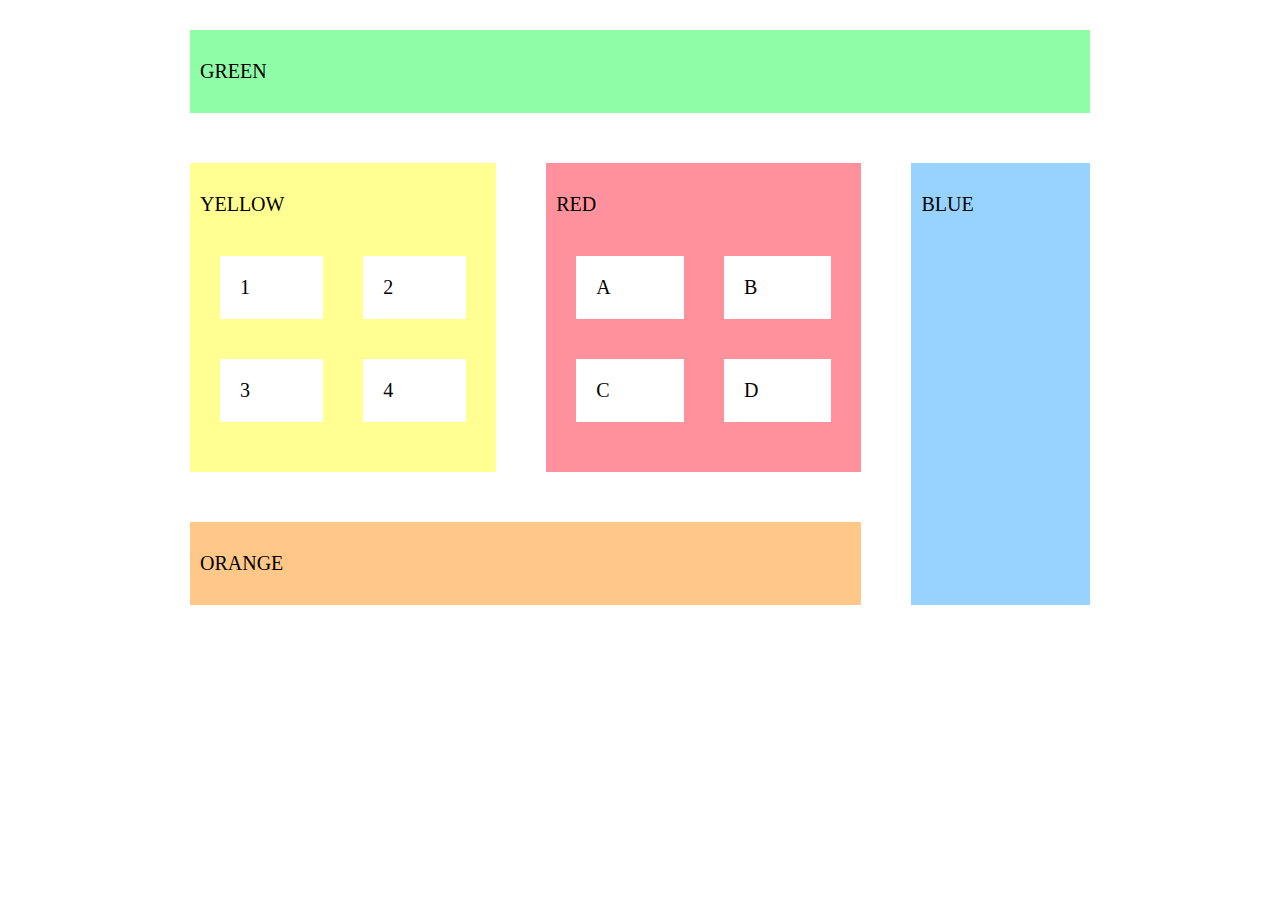
<file: CSS EX7/esercizio-7/index.html>
<!DOCTYPE html>
<html lang="en">

<head>
  <meta charset="UTF-8">
  <meta http-equiv="X-UA-Compatible" content="IE=edge">
  <meta name="viewport" content="width=device-width, initial-scale=1.0">
  <title>Blocks</title>
  <link rel="stylesheet" href="start.css">
  <link rel="stylesheet" href="style.css">
</head>

<body>
  <div class="wrapper">
    <section id="green" class="header">
      <p>GREEN</p>
    </section>
    <section id="yellow" class="main-left">
      <p>YELLOW</p>
      <ul>
        <li>1</li>
        <li>2</li>
        <li>3</li>
        <li>4</li>
      </ul>
    </section>
    <section id="orange" class="footer">
      <p>ORANGE</p>
    </section>
    <section id="red" class="main-right">
      <p>RED</p>
      <ul>
        <li>A</li>
        <li>B</li>
        <li>C</li>
        <li>D</li>
      </ul>
    </section>
    <section id="blue" class="menu">
      <p>BLUE</p>
    </section>
  </div>
</body>

</html>
</file>
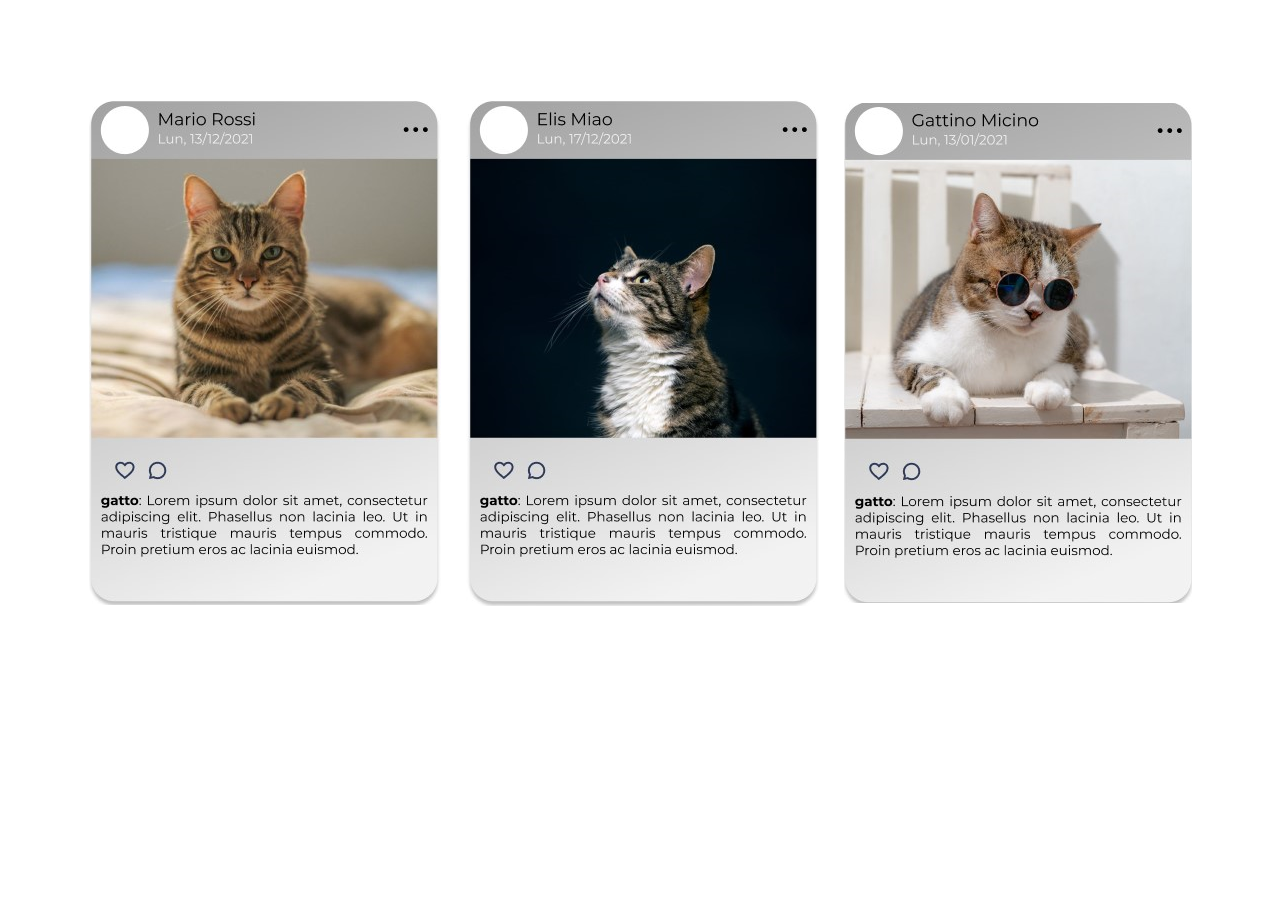
<file: CSS EX9/esercizio-9/index.html>
<!DOCTYPE html>
<html lang="en">
<head>
    <meta charset="UTF-8">
    <meta http-equiv="X-UA-Compatible" content="IE=edge">
    <meta name="viewport" content="width=device-width, initial-scale=1.0">
    <title>Document</title>
    <link rel="stylesheet" href="style.css">
</head>
<body>
    <div class="container">
        <div class="box1"><img src="assets/MARIO ROSSI.png" alt="gatto1"></div>
        <div class="bo2"><img src="assets/ELIS MIAO.png" alt="gatto2"></div>
        <div class="box3"><img src="assets/GATTINO MICINO.png" alt=""></div>
    </div>
</body>
</html>
</file>
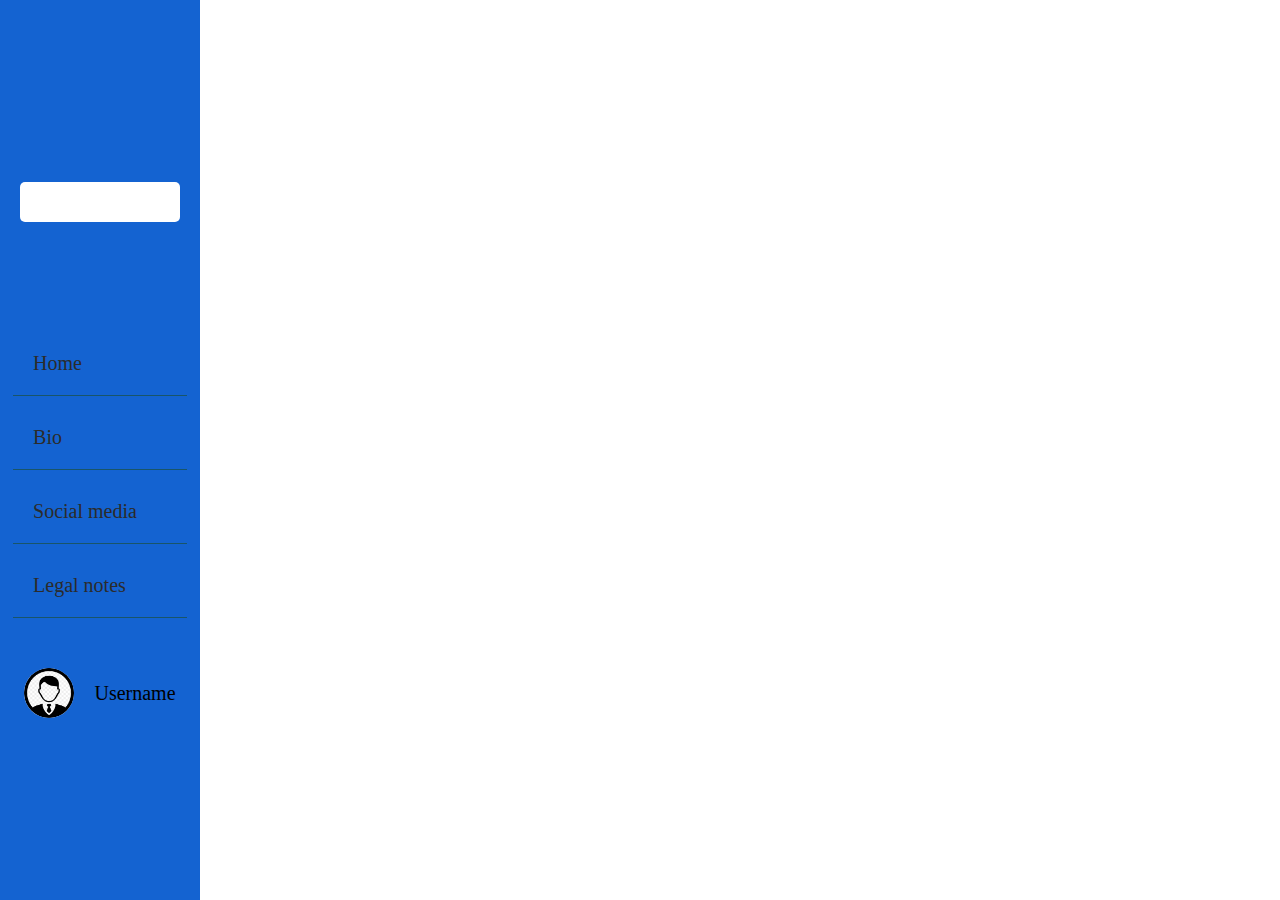
<file: CSS EX FLEX BOX/03 Flexbox/start/index.html>
<!DOCTYPE html>
<html>

<head>
    <meta http-equiv="X-UA-Compatible" content="IE=edge" />
    <meta charset="utf-8" />
    <meta name="viewport" content="width=device-width, initial-scale=1.0, maximum-scale=1.0, user-scalable=no" />
    <title>Lezione CSS</title>
    <link rel="stylesheet" href="style.css">
</head>

<body>
    <aside class="wrapper">
        <div class="logo">
        </div>
        <div class="sidebar">
            <ul class="link">
                <li><a href="#">Home</a></li>
                <li><a href="#">Bio</a></li>
                <li><a href="#">Social media</a></li>
                <li><a href="#">Legal notes</a></li>
            </ul>
        </div>
        <div class="user-avatar">
            <img src="avatar.png" alt="avatar" class="avatar">
            <span class="username">Username</span>
        </div>
    </aside>
</body>
</html>
</file>
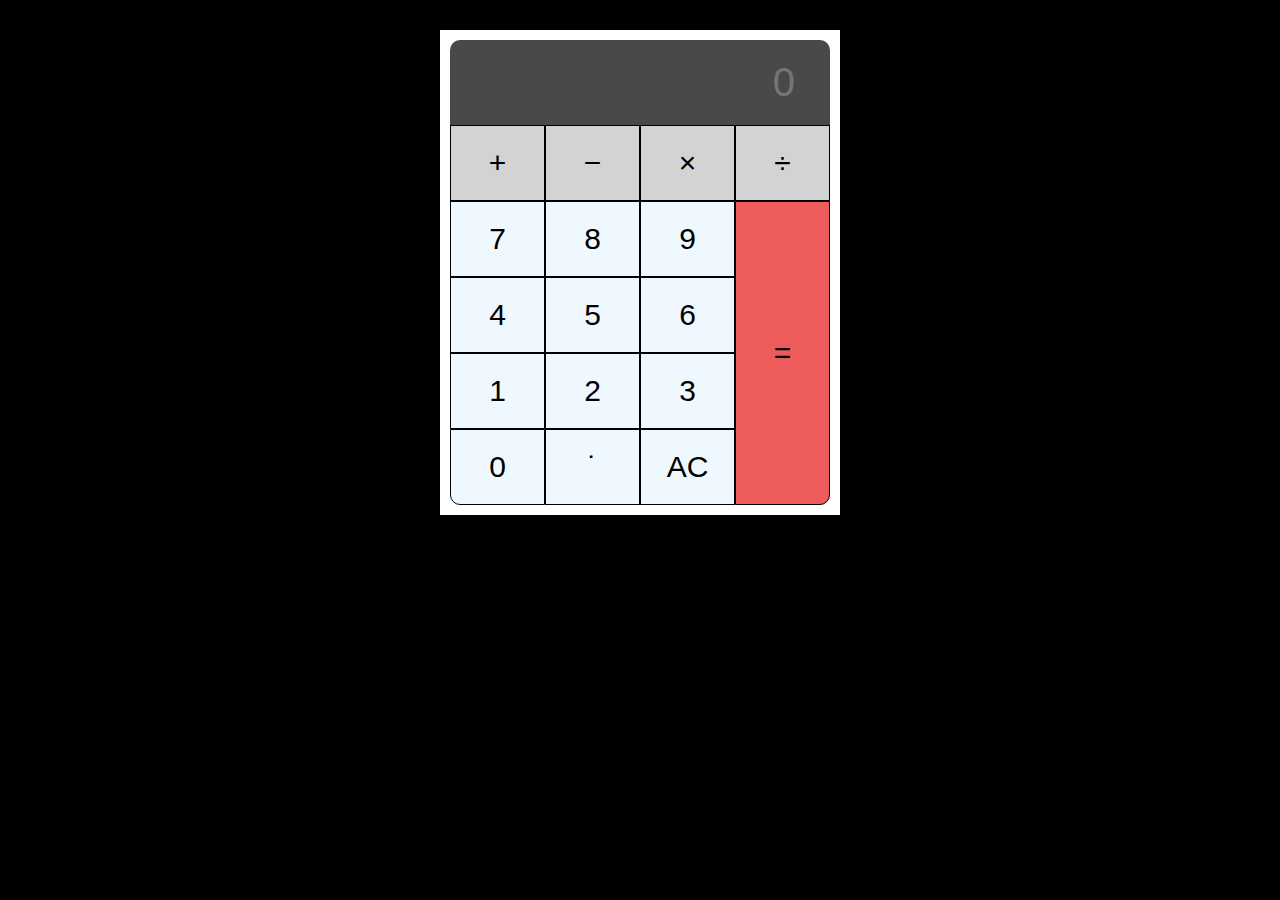
<file: CSS GRID EX/Iindex.html>
<!DOCTYPE html>
<html lang="en">
<head>
    <meta charset="UTF-8">
    <meta http-equiv="X-UA-Compatible" content="IE=edge">
    <meta name="viewport" content="width=device-width, initial-scale=1.0">
    <title>Document</title>
    <link rel="stylesheet" href="style.css">
</head>
<body>
    <div class="calculator">
        <input type="number" placeholder="0">
        <div class="calc-btns">
            <button class="calc-btn plus-btn">&plus;</button>
            <button class="calc-btn minus-btn">&minus;</button>
            <button class="calc-btn product-btn">&times;</button>
            <button class="calc-btn divide-btn">&divide;</button>
            <button class="calc-btn">7</button>
            <button class="calc-btn">8</button>
            <button class="calc-btn">9</button>
            <button class="calc-btn equals-btn">&equals;</button>
            <button class="calc-btn">4</button>
            <button class="calc-btn">5</button>
            <button class="calc-btn">6</button>
            <button class="calc-btn">1</button>
            <button class="calc-btn">2</button>
            <button class="calc-btn">3</button>
            <button class="calc-btn zero-btn">0</button>
            <button class="calc-btn">&dot;</button>
            <button class="calc-btn">AC</button>
        </div>
    </div>


    
</body>
</html>
</file>
<file: CSS EX7/esercizio-7/start.css>
/*the larger grids*/
.header{
    grid-area: header;
}
.main-left{
    grid-area: main-left;
}
.footer{
    grid-area: footer;
}
.main-right{
    grid-area: main-right;
}
.menu{
    grid-area: menu;
}

.wrapper{
    display: grid;
    grid-template-areas: 'header header header header header header'
    'main-left main-left main-right main-right menu menu'
    'main-left main-left main-right main-right menu menu'
    'footer footer footer footer menu menu';
    gap: 10px;
    background-color: white;
    padding: 10px;

}
.wrapper > section{
    background-color: brown;
    font-size: 20px;
    padding: 10px;
}
/*the smaller grids*/
section ul{
    display:grid;
    grid-template-columns: auto auto;
}
</file>
<file: CSS EX7/esercizio-7/style.css>
body {
  width: 60em;
  margin: 0 auto;
}

section {
  padding: 2em;
  margin: 1em;
}

#green {
  background-color: #8ffda7;
}

#orange {
  background-color: #ffc788;
}

#yellow {
  background-color: #ffff92;
}

#red {
  background-color: #ff919c;
}

#blue {
  background-color: #98d2ff;
}

ul {
  padding: 0;
}

li {
  background-color: white;
  padding: 1em;
  display: block;
  margin: 1em;
}
</file>
<file: CSS EX9/esercizio-9/style.css>
*{
    margin: 0;
    padding: 0;
    box-sizing: border-box;
}
.container{
    display:flex;
    flex-direction: row;
    justify-content: center;
    margin:0 auto;
    align-items: center;
    gap:25px;
    margin-top: 100px;
}
@media screen and (max-width:375px) {
    .container{
        display:flex;
        flex-direction: column;
        justify-content: center;
       
        align-items: center;
        gap:10px;
        margin-top: 100px;
    }
}
@media all and (min-width:380px) and (max-width:768px){
    .container{
        display:grid;
        grid-template-columns: 1fr 1fr;
        grid-template-rows: 1fr 1fr;
        justify-content: center;
        align-items: center;
        gap:15px;
        margin-top: 100px;
    }
}
</file>
<file: CSS EX FLEX BOX/03 Flexbox/start/style.css>
*{
    margin: 0;
    padding: 0;
    box-sizing: border-box;
    list-style: none;
    text-decoration: none;
}
body{
    background-color: white;
}
.logo{
    width: 80%;
    height: 40px;
    background-color:white;
    margin: 0 auto;
    padding-top: 20px;
    margin-bottom: 100px;
    border-radius: 5px;
}
.wrapper {
    background-color: rgb(20, 99, 209);
    position: fixed;
    top: 0;
    left: 0;
    width: 200px;
    height: 100%;
    display: flex;
    flex-direction: column;
    align-items: center;
    justify-content: center;
}
.wrapper .sidebar .link li{
    padding:30px 50px 20px 20px;
    font-size: 20px;
    border-bottom: 1px solid rgb(25, 85, 105);
}
.wrapper .sidebar .link li a{
    font-size: 20px;
    color: #2b2b2b;
}
.wrapper .sidebar .link li:hover{
    background-color:white ;
    color: #2b2bb2 ;
    transition: 0.3s;
    cursor: pointer;
}
.avatar{
    width: 50px;
    height: 50px;
    border-radius: 50%;
    margin-top: 50px;
}
.user-avatar{
    display: flex;
    flex-direction: row;
    justify-content: center;
    align-items: center;
    text-align: center;
}
.username{
    margin-top: 50px;
    padding-left: 20px;
    font-size: 20px;
}
</file>
<file: CSS GRID EX/style.css>
*{
    box-sizing: border-box;
}
body{
    padding-top: 30px;
    margin: 0 auto;
    background-color: black;
}
.calculator{
    max-width: 400px;
    background-color: white;
    padding: 10px;
    margin: 0 auto;
}
.calculator input{
    width: 100%;
    padding: 20px;
    font-size: 40px;
    background-color: rgb(74, 73, 73);
    color: white;
    border: none;
    text-align: right;
    border-radius: 10px 10px 0 0;
}
.calc-btns{
    display: grid;
    grid-template-columns: repeat(4, 1fr);
}
.calc-btn{
    padding: 20px;
    background-color: aliceblue;
    font-size: 30px;
    border: 1px solid black;
}
.equals-btn{
    grid-row: 2/6;
    grid-column: 4;
    background-color: rgb(238, 91, 91);
    border-radius: 0 0 10px 0;
}
.zero-btn{
    border-radius: 0 0 0 10px;
}
.plus-btn, .minus-btn, .product-btn, .divide-btn{
    background-color: lightgray;
}
</file>
